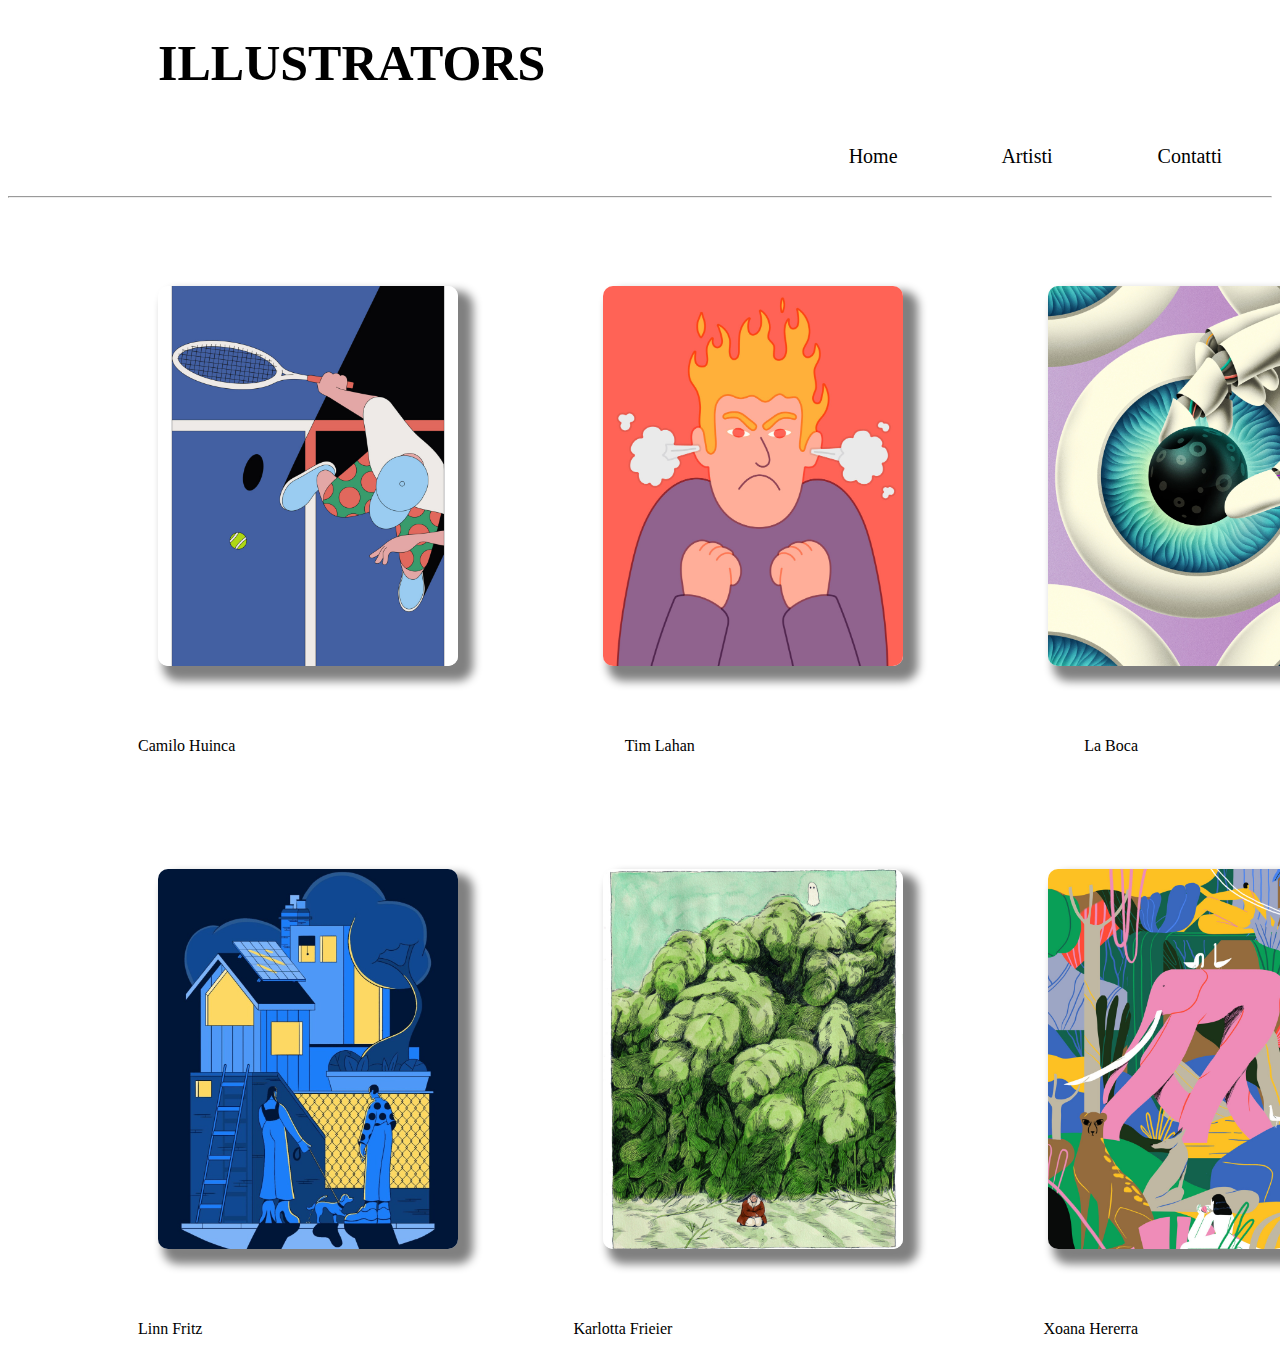
<file: index.html>
<!DOCTYPE html>
<html lang="en">
<head>
    <meta charset="UTF-8">
    <meta http-equiv="X-UA-Compatible" content="IE=edge">
    <meta name="viewport" content="width=device-width, initial-scale=1.0">
    <title>Document</title>
    <link rel="stylesheet" href="stile.css">
</head>
<body>
    <header>
        <h1>ILLUSTRATORS</h1>

        <div class="tasti"> 
        <nav>
            <ul>
                <li>
                    <a>Home</a>
                    <a>Artisti</a>
                    <a href="index chiusura.html"><a>Contatti</a>
                </li>
            </ul>
        </nav>
    </div>
    </header>
    <hr>
    <main>
        <div class="preview1">
            <a href="indexcamilo.html"><img src="immagini\AP_Camilo_Huinca_Match-Point_2x-972x1350.jpg" style="width: 300px;  height: 380px;object-fit:cover;margin-right:25px;margin-bottom:25px;"></a>
            <a href="indextim.html"><img src="immagini\AP_Tim_Lahan_emotions_4_2x-972x1175.jpg" style="width: 300px;height: 380px;object-fit:cover;margin-right:25px;margin-bottom:25px;"></a>
            <a href="indexboca.html"><img src="immagini\AP_La_Boca_STLYIST_B_2x-972x1283.jpg" style="width: 300px; height: 380px;object-fit:cover;margin-right:25px;margin-bottom:25px;"></a>
        </div>
        <div class="nomi">
            <p>Camilo Huinca</p>
            <p>Tim Lahan</p>
            <p>La Boca</p>
        </div>
        <br>
        <div class="preview2">
            <a href="indexfritz.html"><img src="immagini\AP_Linn_Fritz_Feeling-Blue_2x-972x1361.jpg" style="width: 300px;height: 380px;object-fit:cover;margin-right:25px;margin-bottom:25px;"></a>
            <a href="indexfreier.html"><img src="immagini\AP_Karlotta_Freier_brand-eins_2x-972x1276.jpg" style="width: 300px;height :380px;object-fit:cover;margin-right:25px;margin-bottom:25px;"></a>
            <a href="indexherrera.html"><img src="immagini\AP_Xoana_Herrera_Elefante_2x-1-972x1292.jpg" style="width: 300px;height :380px;object-fit:cover;margin-right:25px;margin-bottom:25px;"></a>
        </div>
        <div class="nomi2">
            <p>Linn Fritz</p>
            <p>Karlotta Frieier</p>
            <p>Xoana Hererra</p>
        </div>   
    </main>
</body>
</html>
</file>
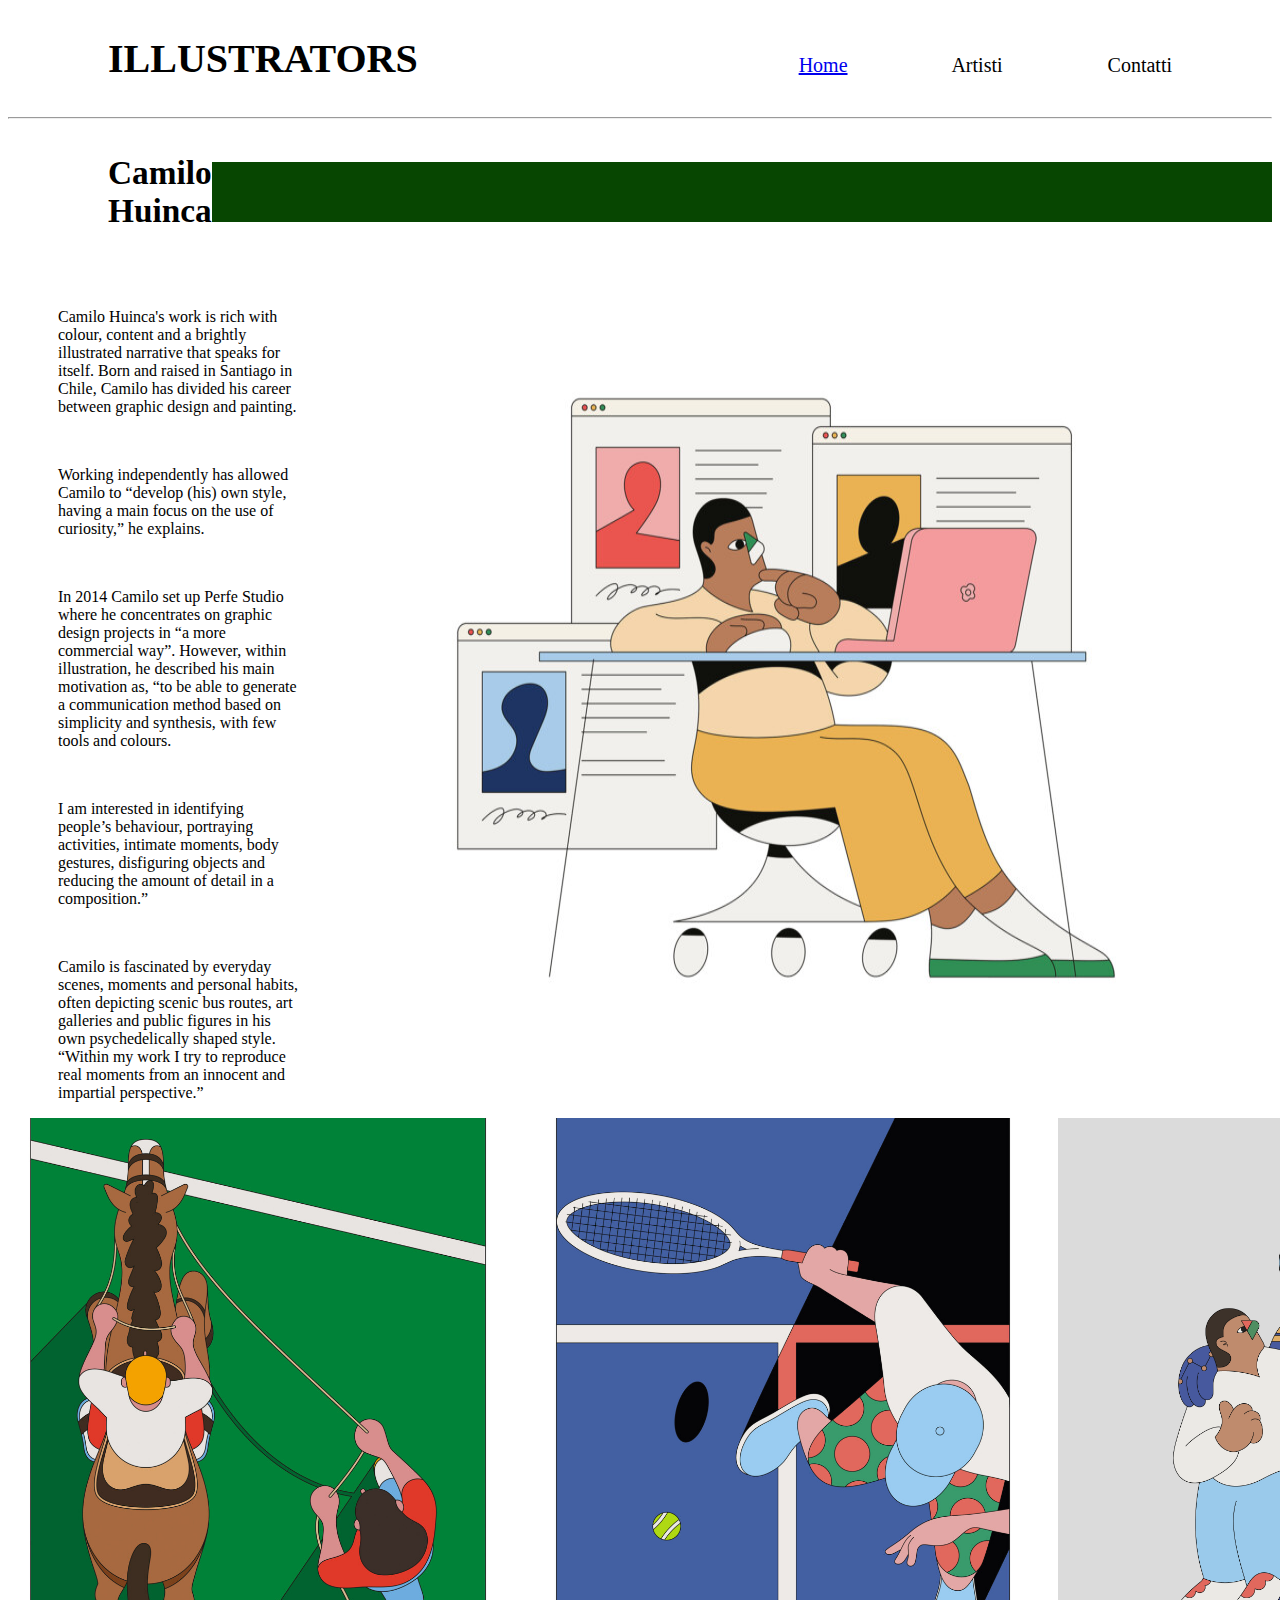
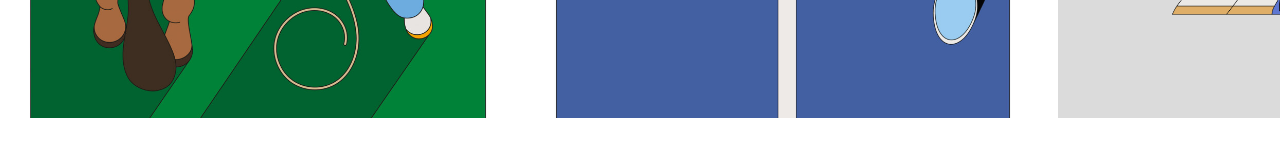
<file: indexcamilo.html>
<!DOCTYPE html>
<html lang="en">
<head>
    <meta charset="UTF-8">
    <meta http-equiv="X-UA-Compatible" content="IE=edge">
    <meta name="viewport" content="width=device-width, initial-scale=1.0">
    <title>Document</title>
    <link rel="stylesheet" href="stilecamilo.css">
</head>
<body>
    <header>
        <div class="testata">
        <h1>ILLUSTRATORS</h1>

        <div class="tasti">
        <nav>
            <ul>
                <li>
                    <a href="index.html">Home</a>
                    <a>Artisti</a>
                    <a>Contatti</a>
                </li>
            </ul>
        </nav>
    </div>
</div>
    </header>
    <hr>
    <main>
    <div class="autore">
        <div class="nome">
    <h2>Camilo Huinca</h2>
</div>
    <div class="verde">
    <hr style="width: 1000px; border-width: 30px; border-color: #074601; border-style: solid;">
</div>
</div>

<div class="img1">
    <div class="paragrafi">
<p>Camilo Huinca's work is rich with colour, content and a brightly illustrated narrative that speaks for itself. Born and raised in Santiago in Chile, Camilo has divided his career between graphic design and painting.</p>
<p>Working independently has allowed Camilo to “develop (his) own style, having a main focus on the use of curiosity,” he explains.</p>
<p>In 2014 Camilo set up Perfe Studio where he concentrates on graphic design projects in “a more commercial way”. However, within illustration, he described his main motivation as, “to be able to generate a communication method based on simplicity and synthesis, with few tools and colours.</p>
<p>I am interested in identifying people’s behaviour, portraying activities, intimate moments, body gestures, disfiguring objects and reducing the amount of detail in a composition.” </p> 
<p>Camilo is fascinated by everyday scenes, moments and personal habits, often depicting scenic bus routes, art galleries and public figures in his own psychedelically shaped style. “Within my work I try to reproduce real moments from an innocent and impartial perspective.”</p> 
</div>
<img src="immagini\AP_Camilo_Huinca_LALL_2_2x-972x778.jpg" alt="">
</div>

<div class="immagini">
    <div class="img2">
    <img src="immagini\AP_Camilo_Huinca_THE-NEW-YORKER_2x-972x1281.jpg" style="width:500px;height:600px;object-fit:cover;margin-right:25px;margin-bottom:25px;" alt="">
</div>
<div class="img3">
    <img src="immagini\AP_Camilo_Huinca_Match-Point_2x-972x1350.jpg" style="width:500px;height:600px;object-fit:cover;margin-right:25px;margin-bottom:25px;" alt="">
</div>
<div class="img4">
    <img src="immagini\AP_Camilo_Huinca_The-Atlantic-03_2x.png" style="width:500px;height:600px;object-fit:cover;margin-right:25px;margin-bottom:25px;" alt="">
</div>
    </div>
</main>
</body>
</html>
</file>
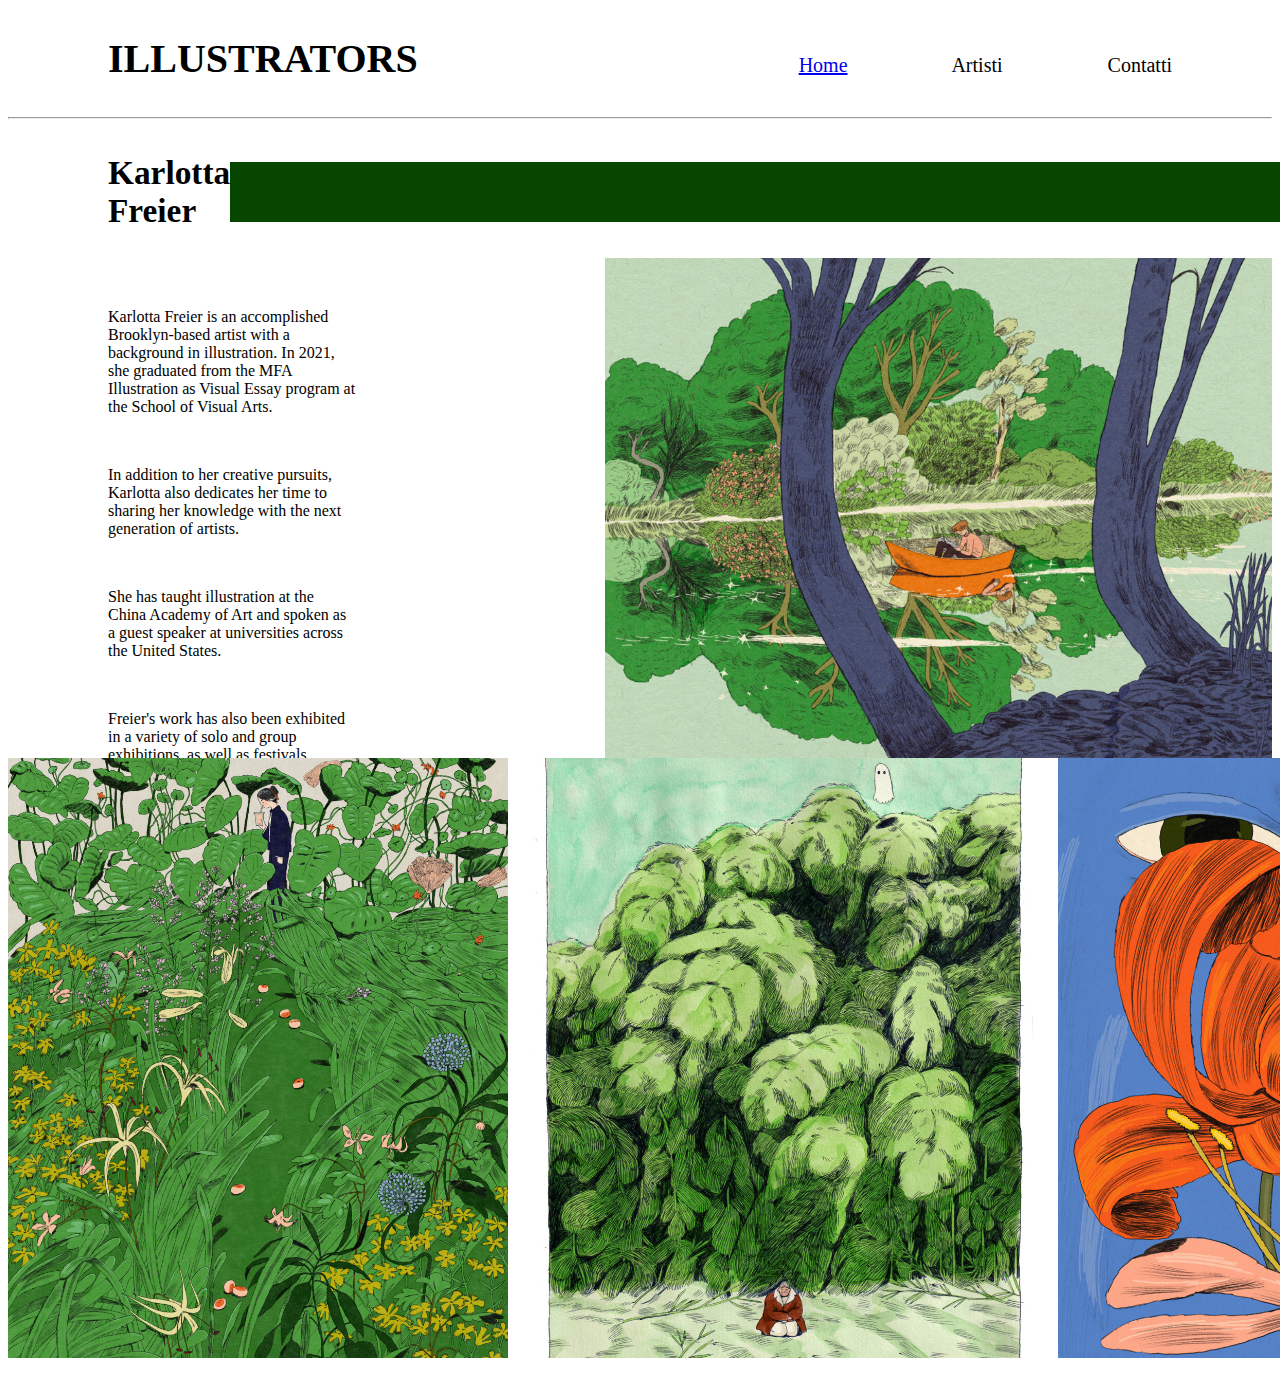
<file: indexfreier.html>
<!DOCTYPE html>
<html lang="en">
<head>
    <meta charset="UTF-8">
    <meta http-equiv="X-UA-Compatible" content="IE=edge">
    <meta name="viewport" content="width=device-width, initial-scale=1.0">
    <title>Document</title>
    <link rel="stylesheet" href="stilefreier.css">
</head>
<body>
    <header>
        <div class="testata">
        <h1>ILLUSTRATORS</h1>

        <div class="tasti">
        <nav>
            <ul>
                <li>
                    <a href="index.html">Home</a>
                    <a>Artisti</a>
                    <a>Contatti</a>
                </li>
            </ul>
        </nav>
    </div>
</div>
    </header>
    <hr>
    <main>
    <div class="autore">
        <div class="nome">
    <h2>Karlotta Freier</h2>
</div>
    <div class="verde">
    <hr style="width: 1000px; border-width: 30px; border-color: #074601; border-style: solid;">
</div>
</div>

<div class="img1">
    <div class="paragrafi">
<p> Karlotta Freier is an accomplished Brooklyn-based artist with a background in illustration. In 2021, she graduated from the MFA Illustration as Visual Essay program at the School of Visual Arts.
<p>In addition to her creative pursuits, Karlotta also dedicates her time to sharing her knowledge with the next generation of artists.</p>
<p>She has taught illustration at the China Academy of Art and spoken as a guest speaker at universities across the United States.</p>
<p>Freier's work has also been exhibited in a variety of solo and group exhibitions, as well as festivals worldwide. Her achievements have been recognized by the Art Directors Club, which awarded her a Cube in 2018 and a Pencil for Best Illustration Portfolio in 2021. </p>

</div>
<img src="immagini\AP_Karlotta_Freier_Nytimes1_2x-972x729.jpg" alt="">
</div>

<div class="immagini">
    <div class="img2">
    <img src="immagini\AP_Karlotta_Freier_debutea2_2x-972x1296.jpg" style="width:500px;height:600px;object-fit:cover;margin-right:25px;margin-bottom:25px;" alt="">
</div>
<div class="img3">
    <img src="immagini\AP_Karlotta_Freier_brand-eins_2x-972x1276.jpg" style="width:500px;height:600px;object-fit:cover;margin-right:25px;margin-bottom:25px;" alt="">
</div>
<div class="img4">
    <img src="immagini\AP_Karlotta_Freier_brigitte2_2x-972x1206.jpg" style="width:500px;height:600px;object-fit:cover;margin-right:25px;margin-bottom:25px;" alt="">
</div>
    </div>
</main>
    
</body>
</html>
</file>
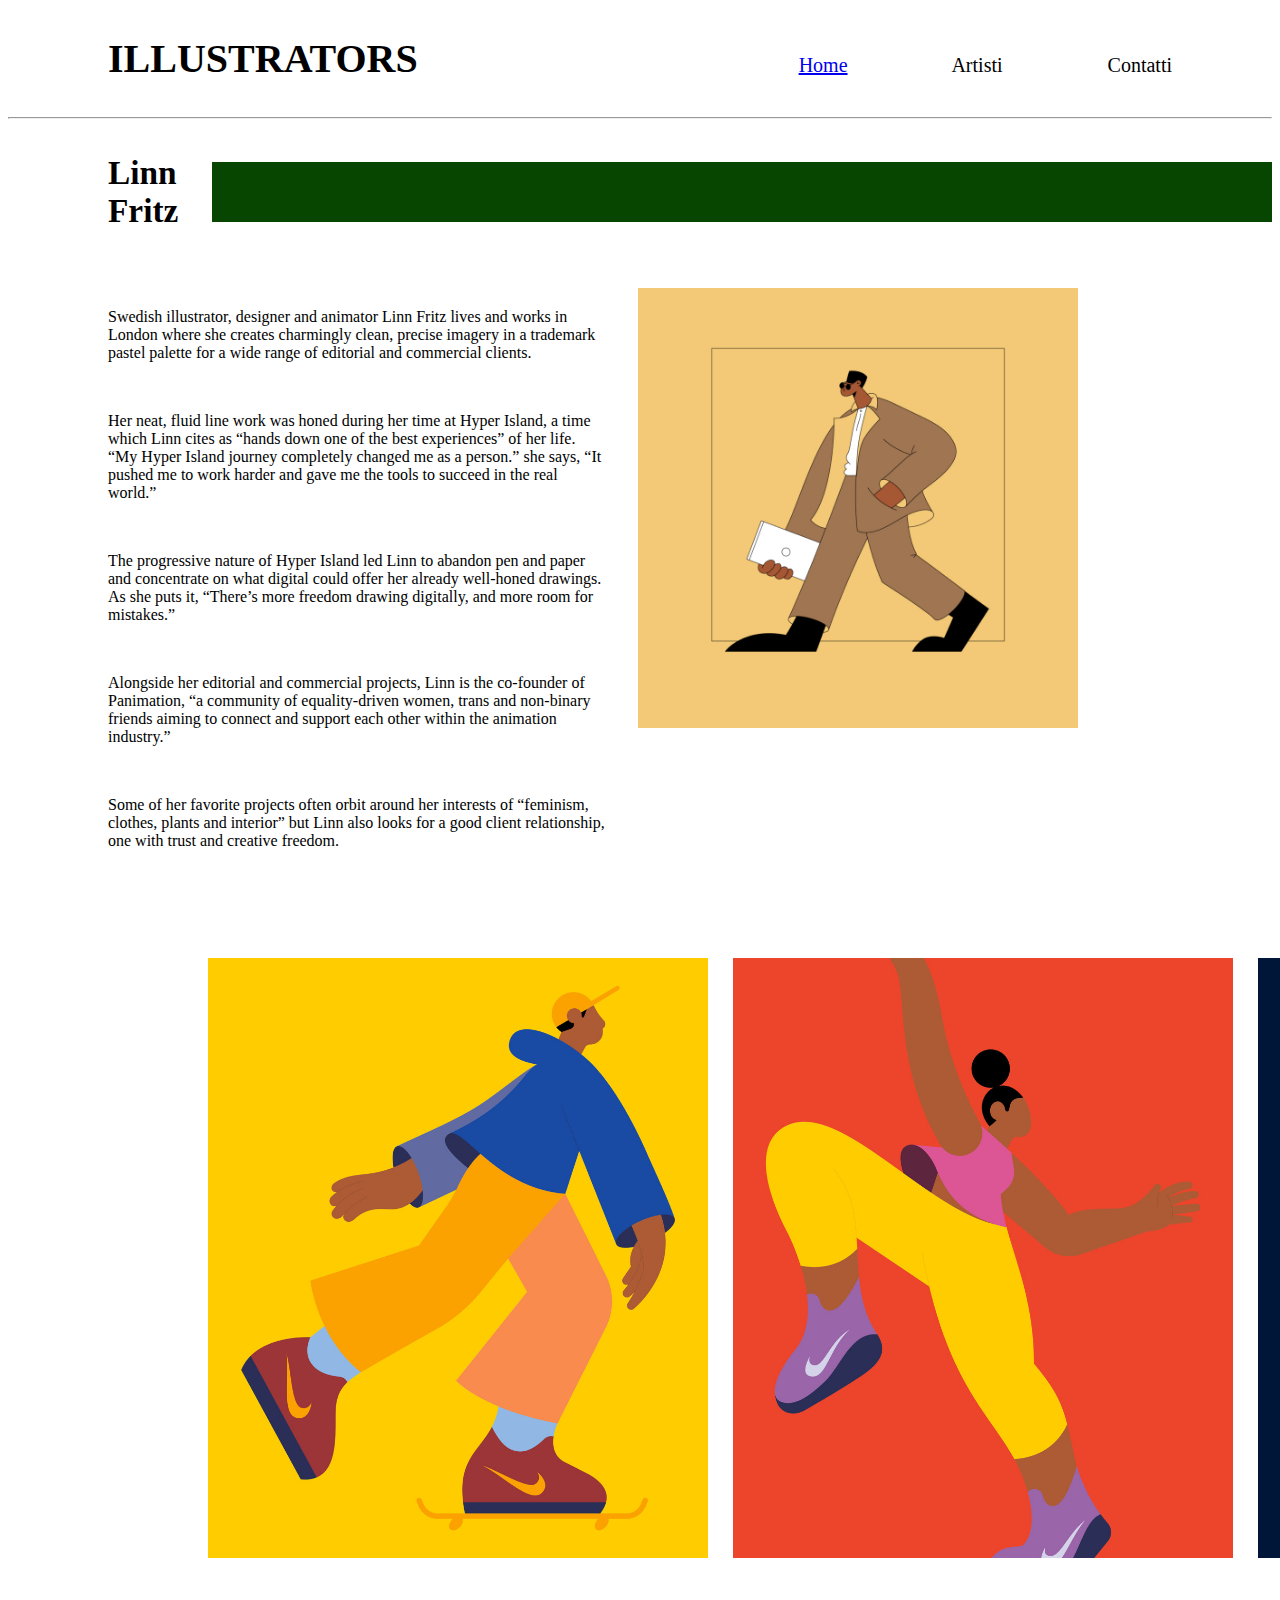
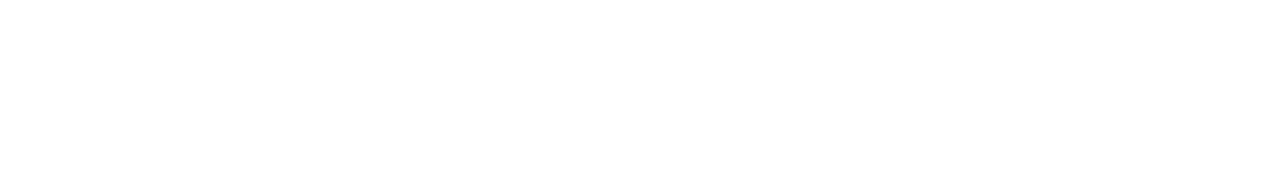
<file: indexfritz.html>
<!DOCTYPE html>
<html lang="en">
<head>
    <meta charset="UTF-8">
    <meta http-equiv="X-UA-Compatible" content="IE=edge">
    <meta name="viewport" content="width=device-width, initial-scale=1.0">
    <title>Document</title>
    <link rel="stylesheet" href="stilefritz.css">

</head>
<body>
    <header>
        <div class="testata">
        <h1>ILLUSTRATORS</h1>

        <div class="tasti">
        <nav>
            <ul>
                <li>
                    <a href="index.html">Home</a>
                    <a>Artisti</a>
                    <a>Contatti</a>
                </li>
            </ul>
        </nav>
    </div>
</div> 
    </header>
    <hr>
    <main>
    <div class="autore">
        <div class="nome">
    <h2>Linn Fritz</h2>
</div>
    <div class="verde">
    <hr style="width: 1000px; border-width: 30px; border-color: #074601; border-style: solid;">
</div>
</div>

<div class="img1">
    <div class="paragrafi">
<p>Swedish illustrator, designer and animator Linn Fritz lives and works in London where she creates charmingly clean, precise imagery in a trademark pastel palette for a wide range of editorial and commercial clients. </p>
<p>Her neat, fluid line work was honed during her time at Hyper Island, a time which Linn cites as “hands down one of the best experiences” of her life. “My Hyper Island journey completely changed me as a person.” she says, “It pushed me to work harder and gave me the tools to succeed in the real world.” </p>
<p>The progressive nature of Hyper Island led Linn to abandon pen and paper and concentrate on what digital could offer her already well-honed drawings. As she puts it, “There’s more freedom drawing digitally, and more room for mistakes.” </p>
<p>Alongside her editorial and commercial projects, Linn is the co-founder of Panimation, “a community of equality-driven women, trans and non-binary friends aiming to connect and support each other within the animation industry.” </p> 
<p>Some of her favorite projects often orbit around her interests of “feminism, clothes, plants and interior” but Linn also looks for a good client relationship, one with trust and creative freedom.</p> 
</div>
<img src="immagini\AP_Linn_Fritz_Dude_2x-972x972.jpg" alt="">
</div>

<div class="immagini">
    <div class="img2">
    <img src="immagini\AP_Linn_Fritz_North_Live_LF3_2x-972x1477.jpg" style="width:500px;height:600px;object-fit:cover;margin-right:25px;margin-bottom:25px;" alt="">
</div>
<div class="img3">
    <img src="immagini\AP_Linn_Fritz_North_Live_LF2_2x-972x1477.jpg" style="width:500px;height:600px;object-fit:cover;margin-right:25px;margin-bottom:25px;" alt="">
</div>
<div class="img4">
    <img src="immagini\AP_Linn_Fritz_Feeling-Blue_2x-972x1361.jpg" style="width:500px;height:600px;object-fit:cover;margin-right:25px;margin-bottom:25px;" alt="">
</div>
    </div>
</main>
    
</body>
</html>
</file>
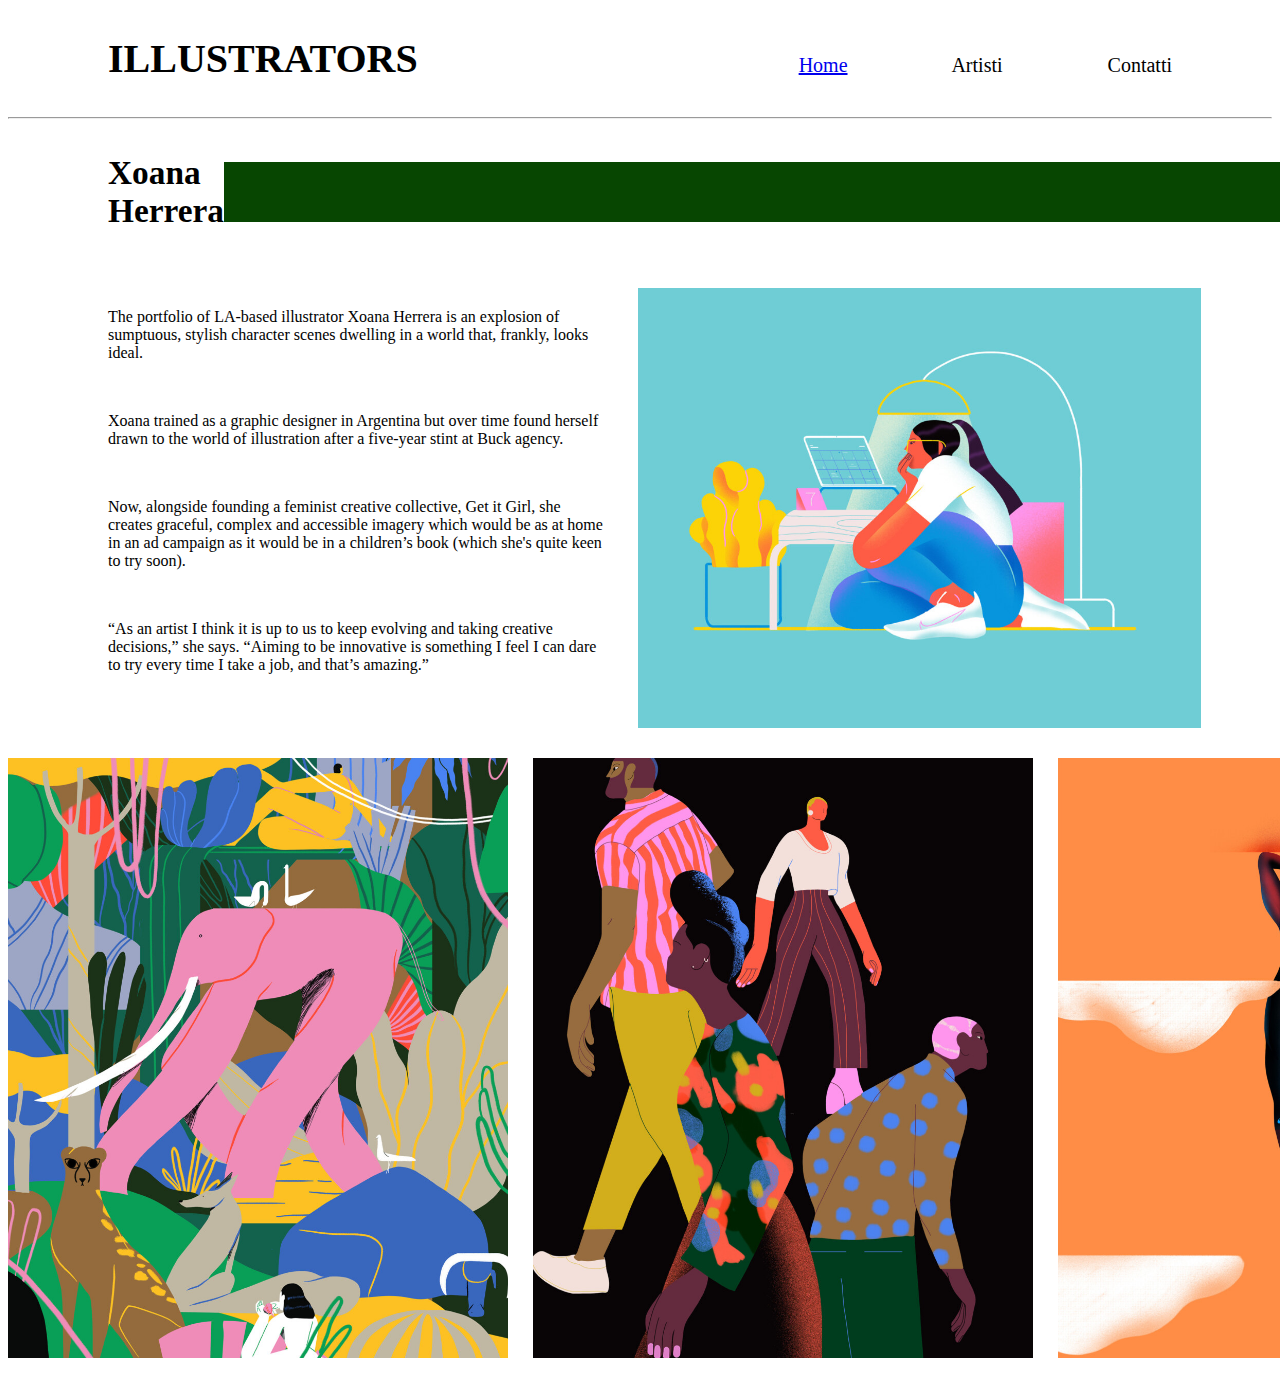
<file: indexherrera.html>
<!DOCTYPE html>
<html lang="en">
<head>
    <meta charset="UTF-8">
    <meta http-equiv="X-UA-Compatible" content="IE=edge">
    <meta name="viewport" content="width=device-width, initial-scale=1.0">
    <title>Document</title>
    <link rel="stylesheet" href="stileherrera.css">
</head>
<body>
    <header>
        <div class="testata">
        <h1>ILLUSTRATORS</h1>

        <div class="tasti">
        <nav>
            <ul>
                <li>
                    <a href="index.html">Home</a>
                    <a>Artisti</a>
                    <a>Contatti</a> 
                </li>
            </ul>
        </nav>
    </div>
</div>
    </header>
    <hr>
    <main>
    <div class="autore">
        <div class="nome">
    <h2>Xoana Herrera</h2>
</div>
    <div class="verde">
    <hr style="width: 1000px; border-width: 30px; border-color: #074601; border-style: solid;">
</div>
</div>

<div class="img1">
    <div class="paragrafi">
<p>The portfolio of LA-based illustrator Xoana Herrera is an explosion of sumptuous, stylish character scenes dwelling in a world that, frankly, looks ideal.</p>
<p>Xoana trained as a graphic designer in Argentina but over time found herself drawn to the world of illustration after a five-year stint at Buck agency. </p>
<p>Now, alongside founding a feminist creative collective, Get it Girl, she creates graceful, complex and accessible imagery which would be as at home in an ad campaign as it would be in a children’s book (which she's quite keen to try soon). </p>
<p>“As an artist I think it is up to us to keep evolving and taking creative decisions,” she says. “Aiming to be innovative is something I feel I can dare to try every time I take a job, and that’s amazing.”</p>
</div>
<img src="immagini\AP_Xoana_Herrera_Take-Your-Recovery-Down-a-Notch_Middle_Color_01_2x-972x760.jpg" alt="">
</div>

<div class="immagini">
    <div class="img2">
    <img src="immagini\AP_Xoana_Herrera_Elefante_2x-1-972x1292.jpg" style="width:500px;height:600px;object-fit:cover;margin-right:25px;margin-bottom:25px;" alt="">
</div>
<div class="img3">
    <img src="immagini\AP_Xoana_Herrera_GCR_1_2x-972x1250.jpg" style="width:500px;height:600px;object-fit:cover;margin-right:25px;margin-bottom:25px;" alt="">
</div>
<div class="img4">
    <img src="immagini\AP_Xoana_Herrera_Nike_2x-972x1382.jpg" style="width:500px;height:600px;object-fit:cover;margin-right:25px;margin-bottom:25px;" alt="">
</div>
    </div>
</main>
    
</body>
</html>
</file>
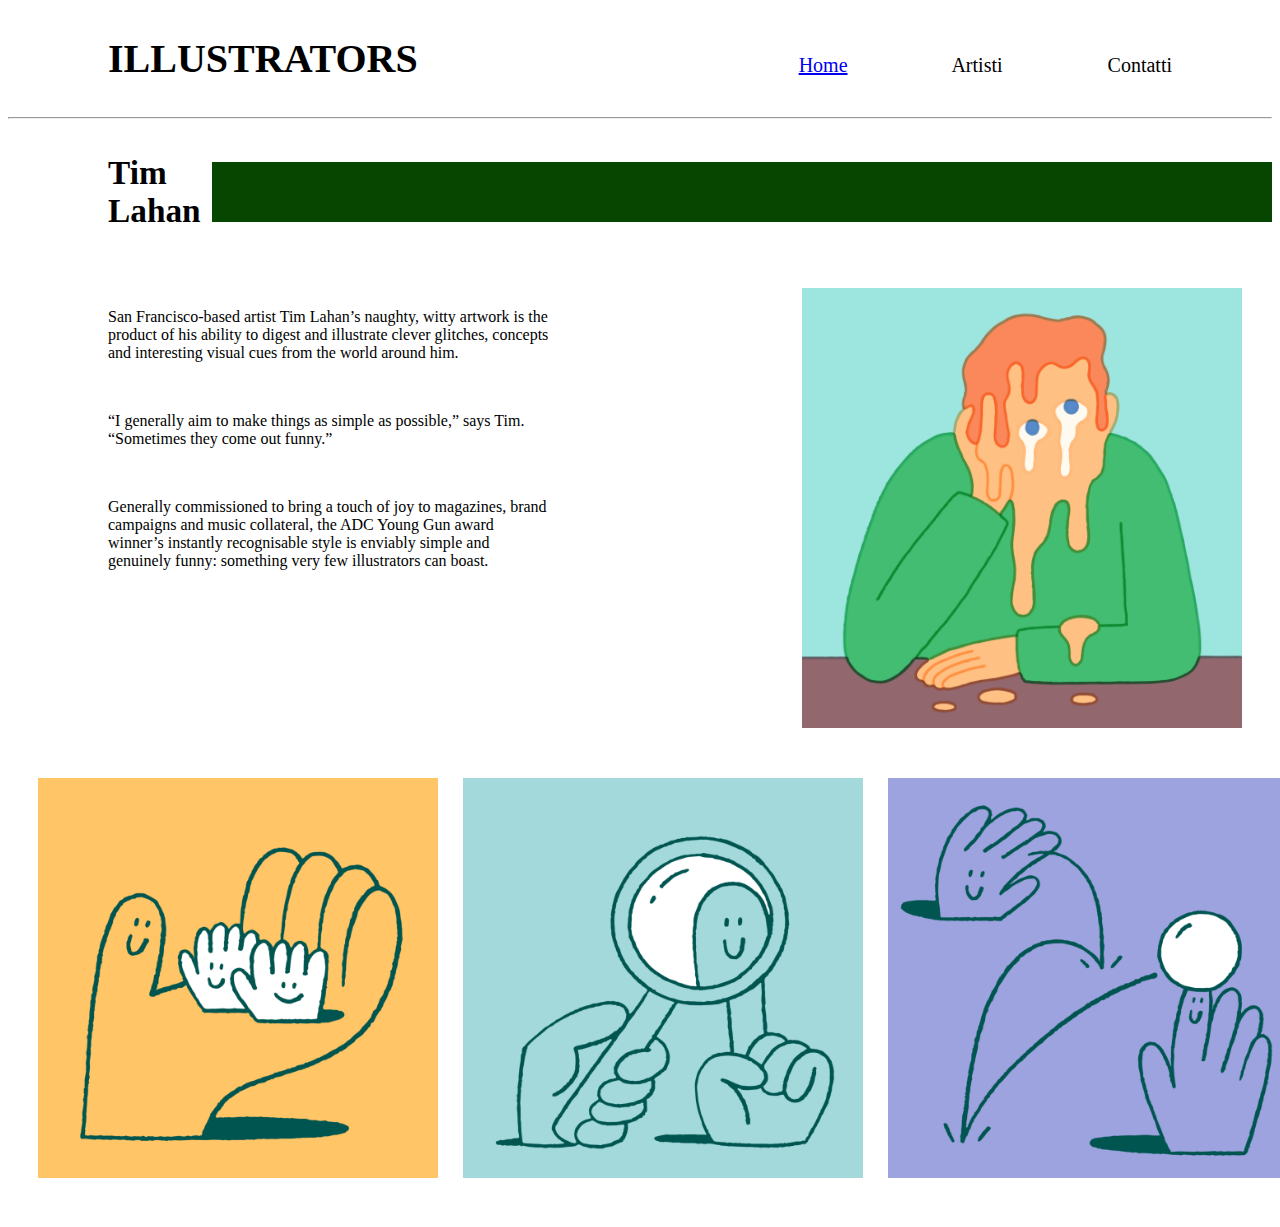
<file: indextim.html>
<!DOCTYPE html>
<html lang="en">
<head>
    <meta charset="UTF-8">
    <meta http-equiv="X-UA-Compatible" content="IE=edge">
    <meta name="viewport" content="width=device-width, initial-scale=1.0">
    <title>Document</title>
    <link rel="stylesheet" href="stiletim.css">
</head>
<body>
    <header>
        <div class="testata">
        <h1>ILLUSTRATORS</h1>

        <div class="tasti">
        <nav>
            <ul>
                <li>
                    <a href="index.html">Home</a>
                    <a>Artisti</a>
                    <a>Contatti</a>
                </li>
            </ul>
        </nav>
    </div>
</div>
    </header>
    <hr>
    <main>
    <div class="autore">
        <div class="nome">
    <h2>Tim Lahan</h2>
</div>
    <div class="verde">
    <hr style="width: 1000px; border-width: 30px; border-color: #074601; border-style: solid;">
</div>
</div>

<div class="img1">
    <div class="paragrafi">
<p>San Francisco-based artist Tim Lahan’s naughty, witty artwork is the product of his ability to digest and illustrate clever glitches, concepts and interesting visual cues from the world around him.</p>
<p>“I generally aim to make things as simple as possible,” says Tim. “Sometimes they come out funny.”</p>
<p>Generally commissioned to bring a touch of joy to magazines, brand campaigns and music collateral, the ADC Young Gun award winner’s instantly recognisable style is enviably simple and genuinely funny: something very few illustrators can boast.</p>
 
</div>
<img src="immagini\AP_Tim_Lahan_NYT_2x-972x972.png" alt="">
</div>

<div class="immagini">
    <div class="img2">
    <img src="immagini\AP_Tim_Lahan_ONEMEDICAL_1_2x-972x972.png" style="width:400px;height:400px;object-fit:cover;margin-right:25px;margin-bottom:25px;" alt="">
</div>
<div class="img3">
    <img src="immagini\AP_Tim_Lahan_ONEMEDICAL_2_2x-972x972.png" style="width:400px;height:400px;object-fit:cover;margin-right:25px;margin-bottom:25px;" alt="">
</div>
<div class="img4">
    <img src="immagini\AP_Tim_Lahan_ONEMEDICAL_3_2x-972x972.png" style="width:400px;height:400px;object-fit:cover;margin-right:25px;margin-bottom:25px;" alt="">
</div>
    </div>
</main>
</body>
</html>
</file>
<file: stile.css>
body{
    max-width: 1400px;
}

header{
    
    align-items: center;
    justify-content: space-between;
    align-items: baseline;
}
.tasti{
    display: flex;
    flex-wrap: nowrap;
    justify-content: flex-end;

}

.tasti nav ul{
    list-style: none;
    word-spacing: 100px;
    margin-right: 50px;
    font-size: 20px;
}

.tasti a:hover{
    text-decoration: underline;
}

header h1{
margin-left: 150px;
font-size: 50px;
}

.nomi {
    display: flex;
    margin-right: auto;
    width: auto;
    padding-left: 10px;
    max-width: 1000px;
    margin-left: 120px;
     justify-content: space-between;
}

.nomi2 {
    display: flex;
    margin-right: auto;
    width: auto;
    padding-left: 10px;
    max-width: 1000px;
    justify-content: space-between;
    margin-left: 120px;
}

main{
    max-width: none;
}

.preview1, .preview2{
    display: inline-flex;
    text-align: center;
    align-items: center;
    padding: 30px;
}

.preview1 img{
    display: block;
    justify-content: space-between;
    width: 100%;
    margin-top: 50px;
    margin-left: 120px;
}

.preview2 img{
    display: block;
    justify-content: space-between;
    width: 100%;
    margin-top: 50px;
    margin-left: 120px;
}

main img{
    border-radius: 10px;
    box-shadow: 10px 10px  10px 5px grey;
    display: flex;
    justify-content: space-between;
}
</file>
<file: stilecamilo.css>
body{
    max-width: 1400px;
}
.testata{
    max-width: 1400px;
    display: flex;
    justify-content: space-between;
    align-items: baseline;
}

.tasti a:hover{
    text-decoration: underline;
}


.testata h1{
    margin-left: 100px; 
    font-size: 30pt;
}

.tasti nav ul{
    list-style: none;
    margin-right: 100px;
    word-spacing: 100px;
    font-size: 15pt;
}

.autore{
    display: flex;
    justify-content: space-between;
    align-items: center;
}

.nome h2{
    font-size: 25pt;
    margin-left: 100px;
}

.img1{
    display: flex;
}

.paragrafi p{
    max-width: 500px;
    margin-left: 50px;
    margin-top: 50px;
}

.immagini {
    display: flex;
    justify-content: space-between;
    max-width: 1400px;
    align-content:baseline;
}
</file>
<file: stilefreier.css>
.testata{
    max-width: 1500px;
    display: flex;
    justify-content: space-between;
    align-items: baseline;
}

.tasti a:hover{
    text-decoration: underline;
}


.testata h1{
    margin-left: 100px;
    font-size: 30pt;
}

.tasti nav ul{
    list-style: none;
    margin-right: 100px;
    word-spacing: 100px;
    font-size: 15pt;
}

.autore{
    display: flex;
    justify-content: space-between;
    align-items: center;
}

.nome h2{
    font-size: 25pt;
    margin-left: 100px;
}

.img1{
    display: flex;
    height: 500px;
    position: right;
    
}

.paragrafi p{
    max-width: 500px;
    margin-left: 100px;
    margin-top: 50px;
}

.immagini {
    display: flex;
    justify-content: space-between;
    max-width: 1200px;
    align-content:baseline;
    }
.img1 img{
    padding-left: 250px;
}
</file>
<file: stilefritz.css>
body{
    max-width: 1400px;
}
.testata{
    max-width: 1400px;
    display: flex;
    justify-content: space-between;
    align-items: baseline;
}

.tasti a:hover{
    text-decoration: underline;
}

.testata h1{
    margin-left: 100px;
    font-size: 30pt;
}

.tasti nav ul{
    list-style: none;
    margin-right: 100px;
    word-spacing: 100px;
    font-size: 15pt;
}

.autore{
    display: flex;
    justify-content: space-between;
    align-items: center;
}

.nome h2{
    font-size: 25pt;
    margin-left: 100px;
}

.img1{
    display: flex;
    height: 500px;
    position: right;
    
}

.paragrafi p{
    max-width: 500px;
    margin-left: 100px;
    margin-top: 50px;
}

.immagini {
    display: flex;
    justify-content: space-between;
    max-width: 1400px;
    align-content:baseline;
    padding: 200px;
}
.img1 img{
    padding-left: 250px;
    padding: 30px;
}
</file>
<file: stileherrera.css>
body{
    max-width: 1100%;
}
.testata{
    max-width: 1400px;
    display: flex;
    justify-content: space-between;
    align-items: baseline;
}

.tasti a:hover{
    text-decoration: underline;
}


.testata h1{
    margin-left: 100px;
    font-size: 30pt;
}

.tasti nav ul{
    list-style: none;
    margin-right: 100px;
    word-spacing: 100px;
    font-size: 15pt;
}

.autore{
    display: flex;
    justify-content: space-between;
    align-items: center;
}

.nome h2{
    font-size: 25pt;
    margin-left: 100px;
}

.img1{
    display: flex;
    height: 500px;
    position: right;
    
}

.paragrafi p{
    max-width: 500px;
    margin-left: 100px;
    margin-top: 50px;
}

.immagini {
    display: flex;
    justify-content: space-between;
    max-width: 1400px;
    align-content:baseline;
}
.img1 img{
    padding-left: 250px;
    padding: 30px;
}
</file>
<file: stiletim.css>
body{
    max-width: 1100%;
}
.testata{
    max-width: 1500px;
    display: flex;
    justify-content: space-between;
    align-items: baseline;
}

.tasti a:hover{
    text-decoration: underline;
}

.testata h1{
    margin-left: 100px;
    font-size: 30pt;
}

.tasti nav ul{
    list-style: none;
    margin-right: 100px;
    word-spacing: 100px;
    font-size: 15pt;
}

.autore{
    display: flex;
    justify-content: space-between;
    align-items: center;
}

.nome h2{
    font-size: 25pt;
    margin-left: 100px;
}

.img1{
    display: flex;
    height: 500px;
    position: right;   
}

.img1 img{
    padding: 30px;
    padding-left: 250px;
}

.paragrafi p{
    max-width: 500px;
    margin-left: 100px;
    margin-top: 50px;
}

.immagini {
    display: flex;
    justify-content: space-between;
    max-width: 1400px;
    align-content: baseline;
    padding-left: 10px;
    text-align: center;
    align-items: center;
    margin: 20px;
}

main{
    max-width: 100%;
}
</file>
